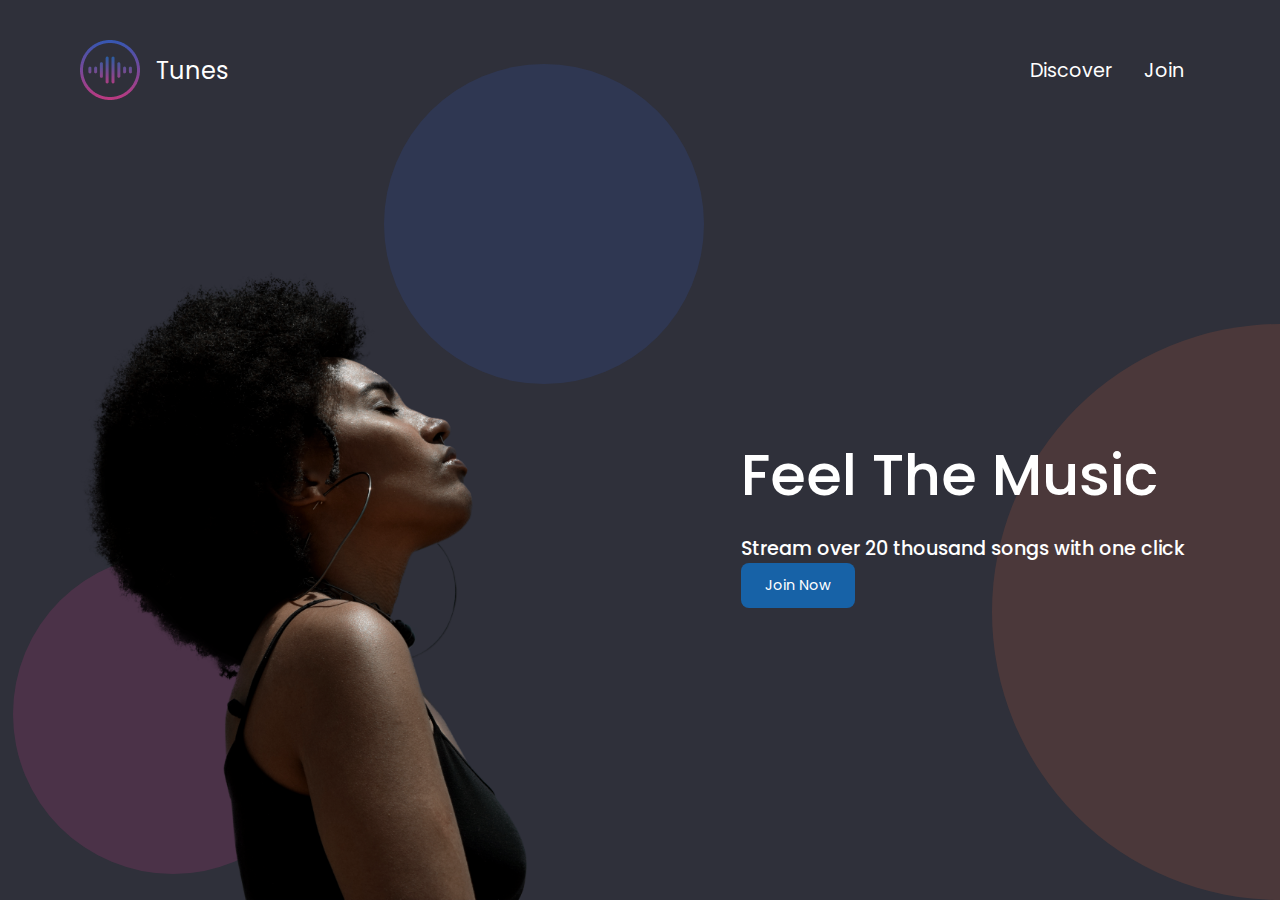
<file: index.html>
<!DOCTYPE html>
<html lang="en">
  <head>
    <meta charset="UTF-8" />
    <meta name="viewport" content="width=device-width, initial-scale=1.0" />
    <link rel="stylesheet" href="styles.css" />
    <link rel="stylesheet" href="index.css" />
    <title>Tunes</title>
  </head>
  <body class="container full-height-grow">
    <header class="main-header">
      <a href="index.html" class="brand-logo">
        <img src="images/logo.png" alt="Tunes" />
        <div class="brand-logo-name">
          Tunes
        </div>
      </a>
      <nav class="main-nav">
        <ul>
          <li><a href="discover.html">Discover</a></li>
          <li><a href="join.html">Join</a></li>
        </ul>
      </nav>
    </header>
    <section class="home-main-section">
      <div class="image-wrapper">
        <div class="lady-image"></div>
      </div>
      <div class="call-to-action">
        <h1 class="title">Feel The Music</h1>
        <span class="subtitle"
          >Stream over 20 thousand songs with one click</span
        >
        <a href="join.html" class="btn">Join Now</a>
      </div>
    </section>
    <div class="home-page-circle-1"></div>
    <div class="home-page-circle-2"></div>
    <div class="home-page-circle-3"></div>
  </body>
</html>
</file>
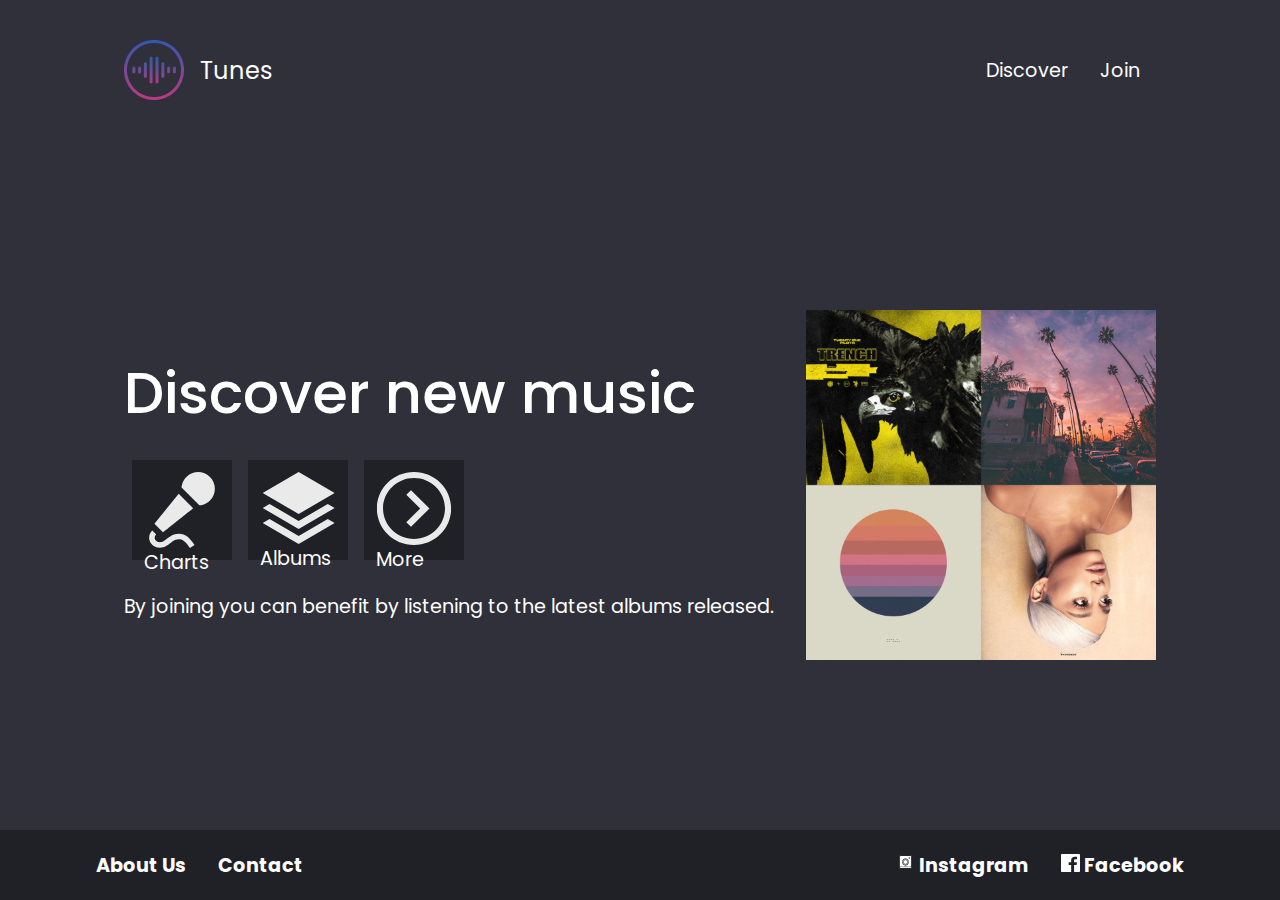
<file: discover.html>
<!DOCTYPE html>
<html lang="en">
  <head>
    <meta charset="UTF-8" />
    <meta name="viewport" content="width=device-width, initial-scale=1.0" />
    <link rel="stylesheet" href="styles.css" />
    <link rel="stylesheet" href="discover.css" />
    <title>Tunes | Discover</title>
  </head>
  <body class="full-height-grow">
    <div class="container full-height-grow">
      <header class="main-header">
        <a href="/" class="brand-logo">
          <img src="images/logo.png" alt="Tunes" />
          <div class="brand-logo-name">
            Tunes
          </div>
        </a>
        <nav class="main-nav">
          <ul>
            <li><a href="discover.html">Discover</a></li>
            <li><a href="join.html">Join</a></li>
          </ul>
        </nav>
      </header>

      <section class="discover-main-section">
        <div class="call-to-action">
          <h1 class="title">Discover new music</h1>
          <div class="icon-section">
            <div class="icon">
              <img src="images/microphone.svg" alt="" />
              Charts
            </div>
            <div class="icon">
              <img src="images/albums.svg" alt="" />
              Albums
            </div>
            <div class="icon">
              <img src="images/more.svg" alt="" />
              More
            </div>
          </div>

          By joining you can benefit by listening to the latest albums released.
        </div>
        <img class="covers-image" src="images/covers.jpg" alt="" />
      </section>
    </div>
    <footer class="main-footer">
      <div class="container">
        <nav class="footer-nav">
          <ul>
            <li><a href="#">About Us</a></li>
            <li><a href="#">Contact</a></li>
          </ul>
        </nav>
        <nav class="footer-nav">
          <ul>
            <li>
              <a
                href="https://www.instagram.com/arun_irl/"
                target="_blank"
                class="social-link"
                ><img class="ig-icon" src="images/ig.svg" alt="" />Instagram</a
              >
            </li>
            <li>
              <a href="#" class="social-link"
                ><img src="images/facebook.svg" alt="" />Facebook</a
              >
            </li>
          </ul>
        </nav>
      </div>
    </footer>
  </body>
</html>
</file>
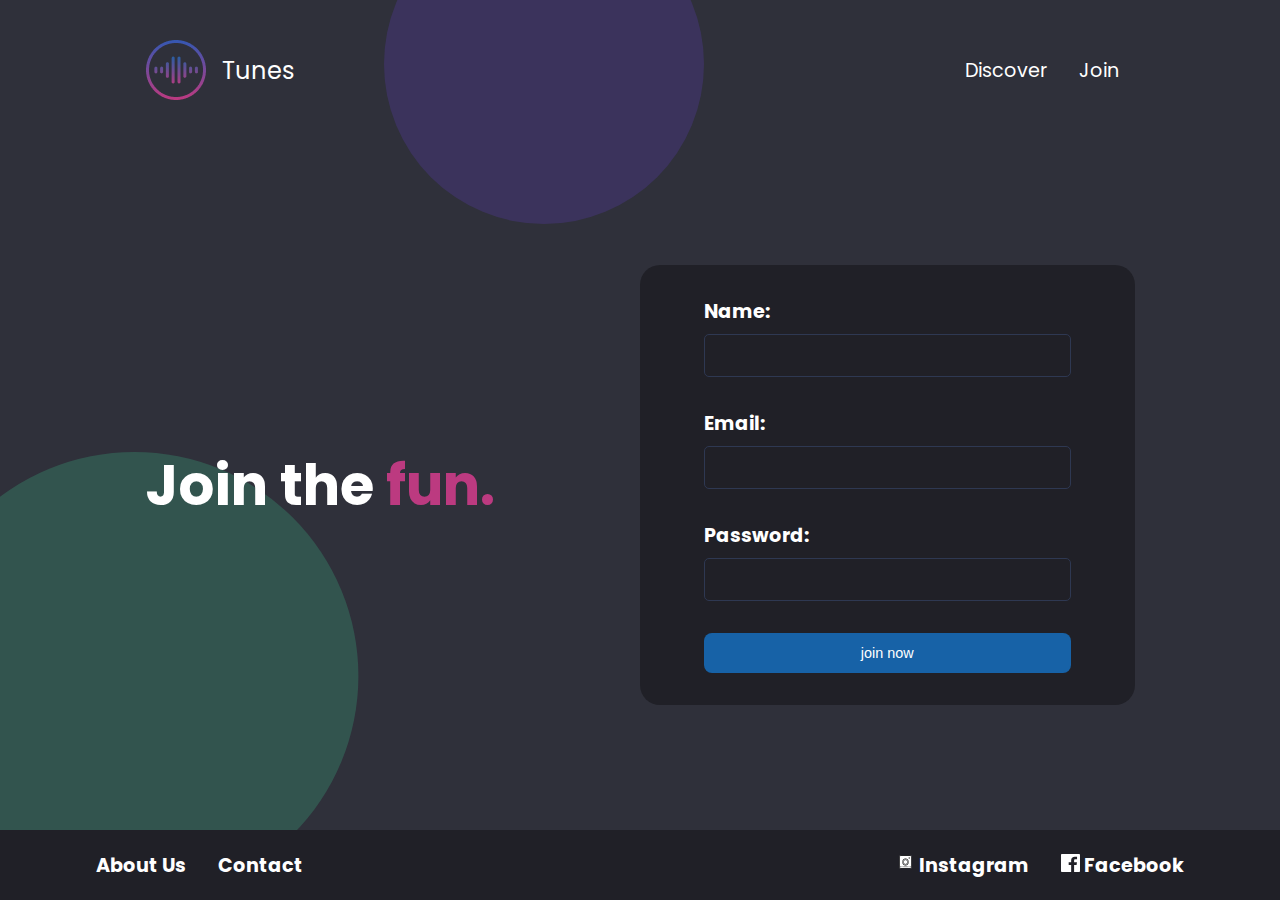
<file: join.html>
<!DOCTYPE html>
<html lang="en">
  <head>
    <meta charset="UTF-8" />
    <meta name="viewport" content="width=device-width, initial-scale=1.0" />
    <link rel="stylesheet" href="styles.css" />
    <link rel="stylesheet" href="join.css" />
    <title>Tunes | Join</title>
  </head>
  <body class="full-height-grow">
    <div class="container full-height-grow">
      <header class="main-header">
        <a href="/" class="brand-logo">
          <img src="images/logo.png" alt="Tunes" />
          <div class="brand-logo-name">
            Tunes
          </div>
        </a>
        <nav class="main-nav">
          <ul>
            <li><a href="discover.html">Discover</a></li>
            <li><a href="join.html">Join</a></li>
          </ul>
        </nav>
      </header>

      <section class="join-main-section">
        <h1 class="join-text">
          Join the <span class="accent-text">fun.</span>
        </h1>

        <form action="#" class="join-form">
          <div class="input-group">
            <label for="Name">Name:</label>
            <input type="text" />
          </div>
          <div class="input-group">
            <label for="Email">Email:</label>
            <input type="email" />
          </div>
          <div class="input-group">
            <label for="password">Password:</label>
            <input type="password" />
          </div>
          <div class="input-group">
            <button type="submit" class="btn">join now</button>
          </div>
        </form>
      </section>
    </div>
    <div class="join-page-circle-1"></div>
    <div class="join-page-circle-2"></div>

    <footer class="main-footer">
      <div class="container">
        <nav class="footer-nav">
          <ul>
            <li><a href="#">About Us</a></li>
            <li><a href="#">Contact</a></li>
          </ul>
        </nav>
        <nav class="footer-nav">
          <ul>
            <li>
              <a
                href="https://www.instagram.com/arun_irl/"
                target="_blank"
                class="social-link"
                ><img class="ig-icon" src="images/ig.svg" alt="" />Instagram</a
              >
            </li>
            <li>
              <a href="#" class="social-link"
                ><img src="images/facebook.svg" alt="" />Facebook</a
              >
            </li>
          </ul>
        </nav>
      </div>
    </footer>
  </body>
</html>
</file>
<file: styles.css>
@import url("https://fonts.googleapis.com/css?family=Poppins:400,500,700");

*,
*::before,
*::after {
  box-sizing: border-box;
}

body {
  padding: 0;
  margin: 0;
  background-color: #2f303a;
  font-family: Poppins, sans-serif;
  font-size: 1.2rem;
  color: white;
  height: 100vh;
}

.full-height-grow {
  display: flex;
  flex-direction: column;
}

.brand-logo {
  display: flex;
  align-items: center;
  font-size: 1.25em;
  color: inherit;
  text-decoration: none;
}

.brand-logo-name {
  margin-left: 1rem;
}

.main-nav ul,
.footer-nav ul {
  display: flex;
  margin: 0;
  padding: 0;
  list-style: none;
}

.main-nav a,
.footer-nav a {
  color: inherit;
  text-decoration: none;
  padding: 1rem;
}

.main-nav a:hover,
.footer-nav a:hover {
  color: #adadad;
}

.main-header,
.main-footer {
  display: flex;
  justify-content: space-between;
  align-items: center;
}
.main-header {
  height: 140px;
}

.main-footer {
  height: 70px;
  background-color: #202027;
  font-weight: bold;
}

.social-link img {
  width: 1em;
  margin-right: 0.25rem;
}

.main-footer .container {
  display: flex;
  justify-content: space-between;
}

.container {
  max-width: 1200px;
  margin: 0 auto;
  padding: 0 40px;
  flex-grow: 1;
}

.title {
  font-weight: 500;
  font-size: 3em;
  margin-bottom: 1rem;
  margin-top: 0;
}

.subtitle {
  font-weight: 500;
  font-size: 1.2rem;
}

.btn {
  color: white;
  background-color: #1762a7;
  padding: 0.75rem 1.5rem;
  border-radius: 0.5rem;
  text-decoration: none;
  font-size: 0.9rem;
  outline: none;
  border: none;
  cursor: pointer;
}

.btn:hover {
  background-color: #2180d8;
}

.btn:focus {
  background-color: #2796ff;
}

@media (max-width: 650px) {
  .main-footer {
    height: inherit;
  }
  .main-footer .container {
    margin-top: 1.2rem;
    flex-direction: column;
    align-items: center;
  }
  .footer-nav ul {
    flex-direction: column;
  }
}
</file>
<file: index.css>
.home-main-section {
  display: flex;
  align-items: stretch;
  justify-content: space-between;
  flex-grow: 1;
}

.home-main-section .image-wrapper {
  flex-grow: 1;
  flex-direction: column;
  display: flex;
  align-items: stretch;
  justify-content: flex-end;
}

.home-main-section .lady-image {
  background-image: url(images/landing-page-girl.png);
  flex-grow: 1;
  max-height: 70vh;
  min-width: 30vw;
  background-size: contain;
  background-repeat: no-repeat;
  background-position: bottom left;
}

.home-main-section .call-to-action {
  display: flex;
  flex-direction: column;
  align-items: flex-start;
  margin: 1rem;
  align-self: center;
}

@media (max-width: 900px) {
  .home-main-section .image-wrapper {
    display: none;
  }
  .home-main-section {
    justify-content: center;
  }
}

.home-page-circle-1 {
  position: absolute;
  background-color: rgb(188, 58, 128, 0.2);
  width: 25vw;
  height: 25vw;
  border-radius: 50%;
  bottom: 2vw;
  left: 1vw;
  z-index: -1;
}
.home-page-circle-2 {
  position: absolute;
  background-color: rgb(52, 87, 178, 0.2);
  width: 25vw;
  height: 25vw;
  border-radius: 50%;
  top: 5vw;
  left: 30vw;
  z-index: -1;
}
.home-page-circle-3 {
  position: absolute;
  overflow: hidden;
  width: 45vw;
  height: 45vw;
  bottom: 0;
  right: 0;
  z-index: -1;
}

.home-page-circle-3::before {
  content: "";
  transform: translate(50%);
  position: absolute;
  height: 100%;
  width: 100%;
  border-radius: 50%;
  background-color: rgba(188, 88, 58, 0.2);
}
</file>
<file: discover.css>
.discover-main-section {
  display: flex;
  align-items: center;
  justify-content: space-between;
  flex-grow: 1;
}

.discover-main-section .covers-image {
  width: 30vw;
  margin-left: 2rem;
  height: auto;
  max-width: 350px;
}

.icon-section {
  display: flex;
}

.icon {
  display: flex;
  flex-direction: column;
  justify-content: space-between;
  margin: 0.5rem;
  padding: 0.75rem;
  width: 100px;
  height: 100px;
  background-color: #202027;
  margin-bottom: 2rem;
}

.icon img {
  widows: 40px;
}

@media (max-width: 800px) {
  .discover-main-section {
    flex-direction: column;
    justify-content: center;
  }

  .discover-main-section .covers-image {
    margin-top: 2rem;
    height: 30vh;
    width: auto;
  }
}
</file>
<file: join.css>
.join-main-section {
  display: flex;
  justify-content: space-between;
  align-items: center;
  flex-grow: 1;
}

.join-text {
  font-size: 3.5rem;
  font-weight: bold;
  margin: 0;
}

.accent-text {
  color: #bc3a80;
}

.join-form {
  background-color: #202027;
  width: 50vw;
  max-width: 50%;
  padding: 2rem 4rem;
  border-radius: 20px;
}

.input-group {
  margin-bottom: 2rem;
  display: flex;
  flex-direction: column;
}

.input-group:last-child {
  margin-bottom: 0;
}

.input-group label {
  font-weight: bold;
  margin-bottom: 0.5rem;
}

.input-group input {
  outline: none;
  background: none;
  border: 1px solid #2e3852;
  font-size: 1em;
  padding: 0.5em;
  color: inherit;
  border-radius: 5px;
}

.input-group input:focus {
  border-color: #596da0;
}

@media (max-width: 900px) {
  .join-main-section {
    flex-direction: column;
    justify-content: center;
  }

  .join-form {
    width: 80vw;
    max-width: inherit;
    margin: 2 rem 0;
  }
}

.join-page-circle-1 {
  position: absolute;
  overflow: hidden;
  width: 35vw;
  height: 35vw;
  bottom: 0;
  left: 0;
  z-index: -1;
}

.join-page-circle-1::before {
  content: "";
  transform: translateX(-20%);
  position: absolute;
  height: 100%;
  width: 100%;
  border-radius: 50%;
  background-color: rgba(65, 228, 160, 0.2);
}
.join-page-circle-2 {
  position: absolute;
  overflow: hidden;
  width: 25vw;
  height: 25vw;
  top: 0;
  left: 30vw;
  z-index: -1;
}

.join-page-circle-2::before {
  content: "";
  transform: translateY(-30%);
  position: absolute;
  height: 100%;
  width: 100%;
  border-radius: 50%;
  background-color: rgba(108, 65, 228, 0.2);
}
</file>
